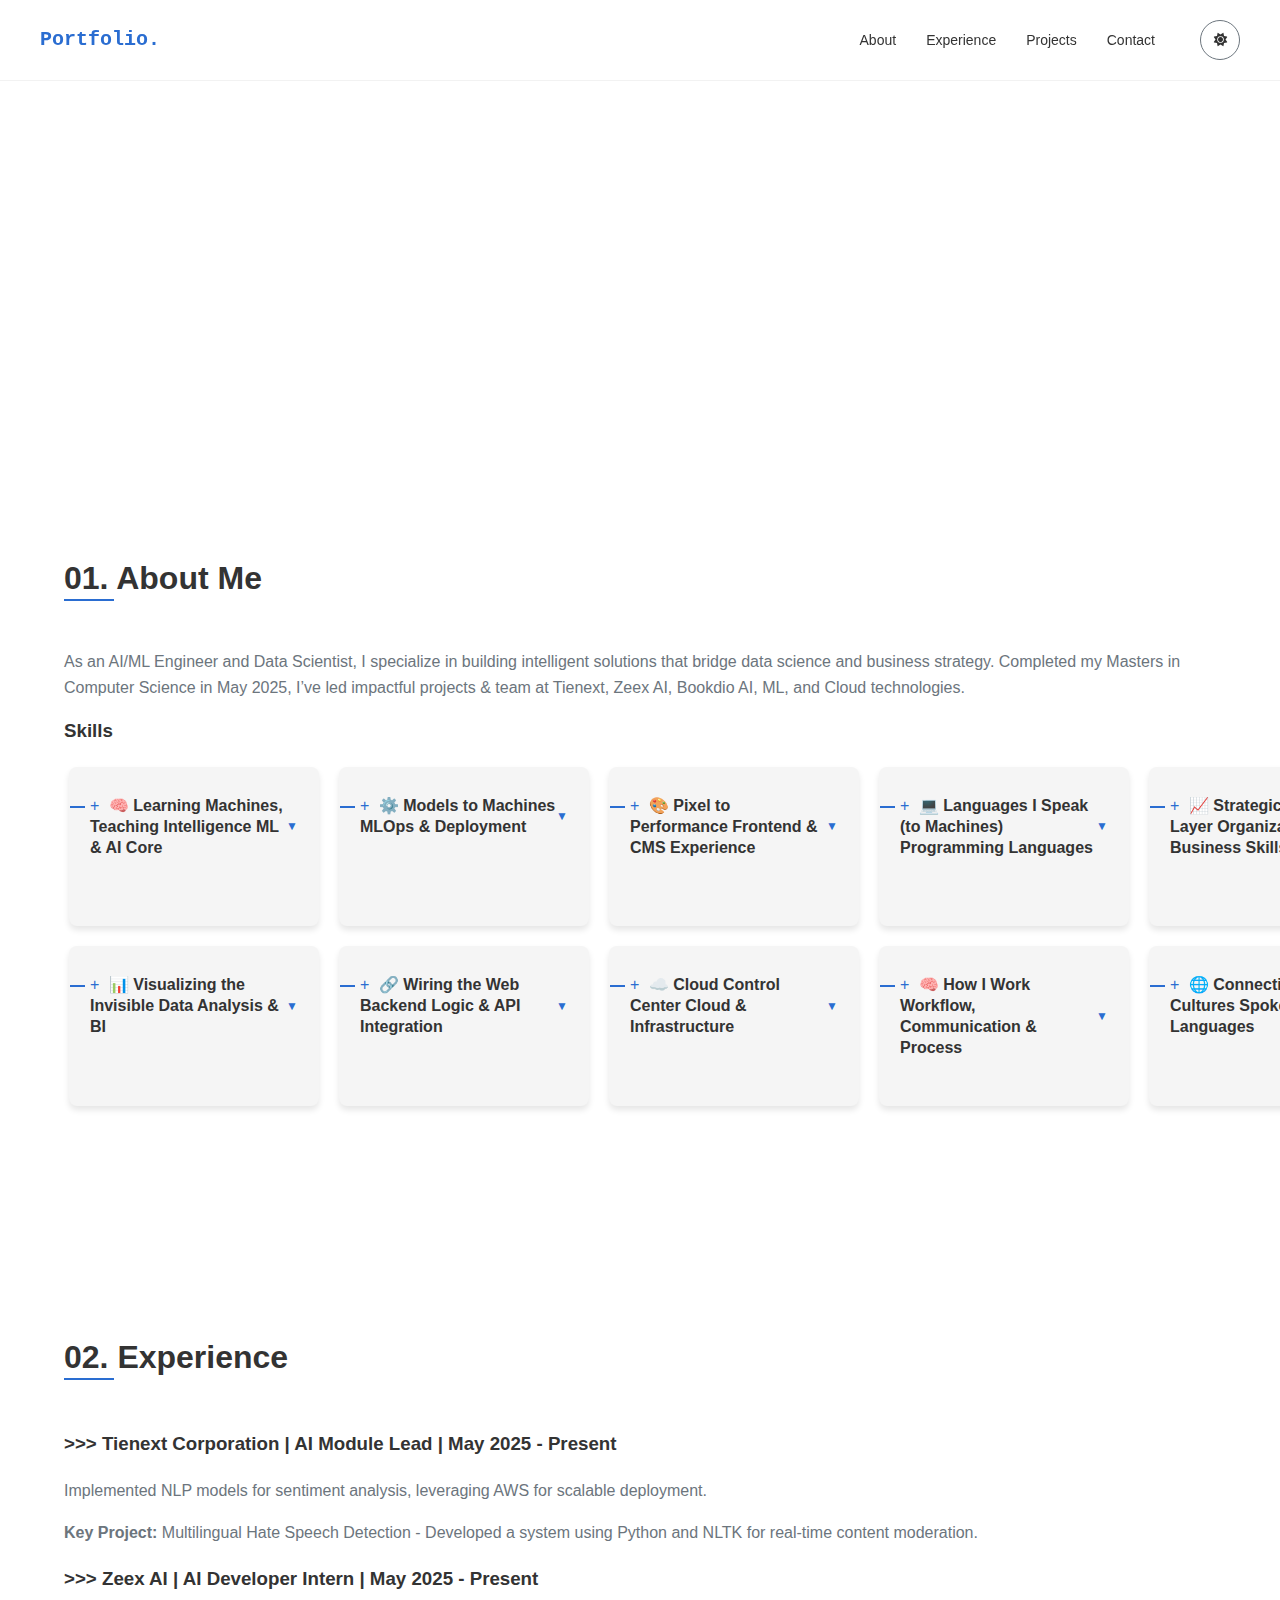
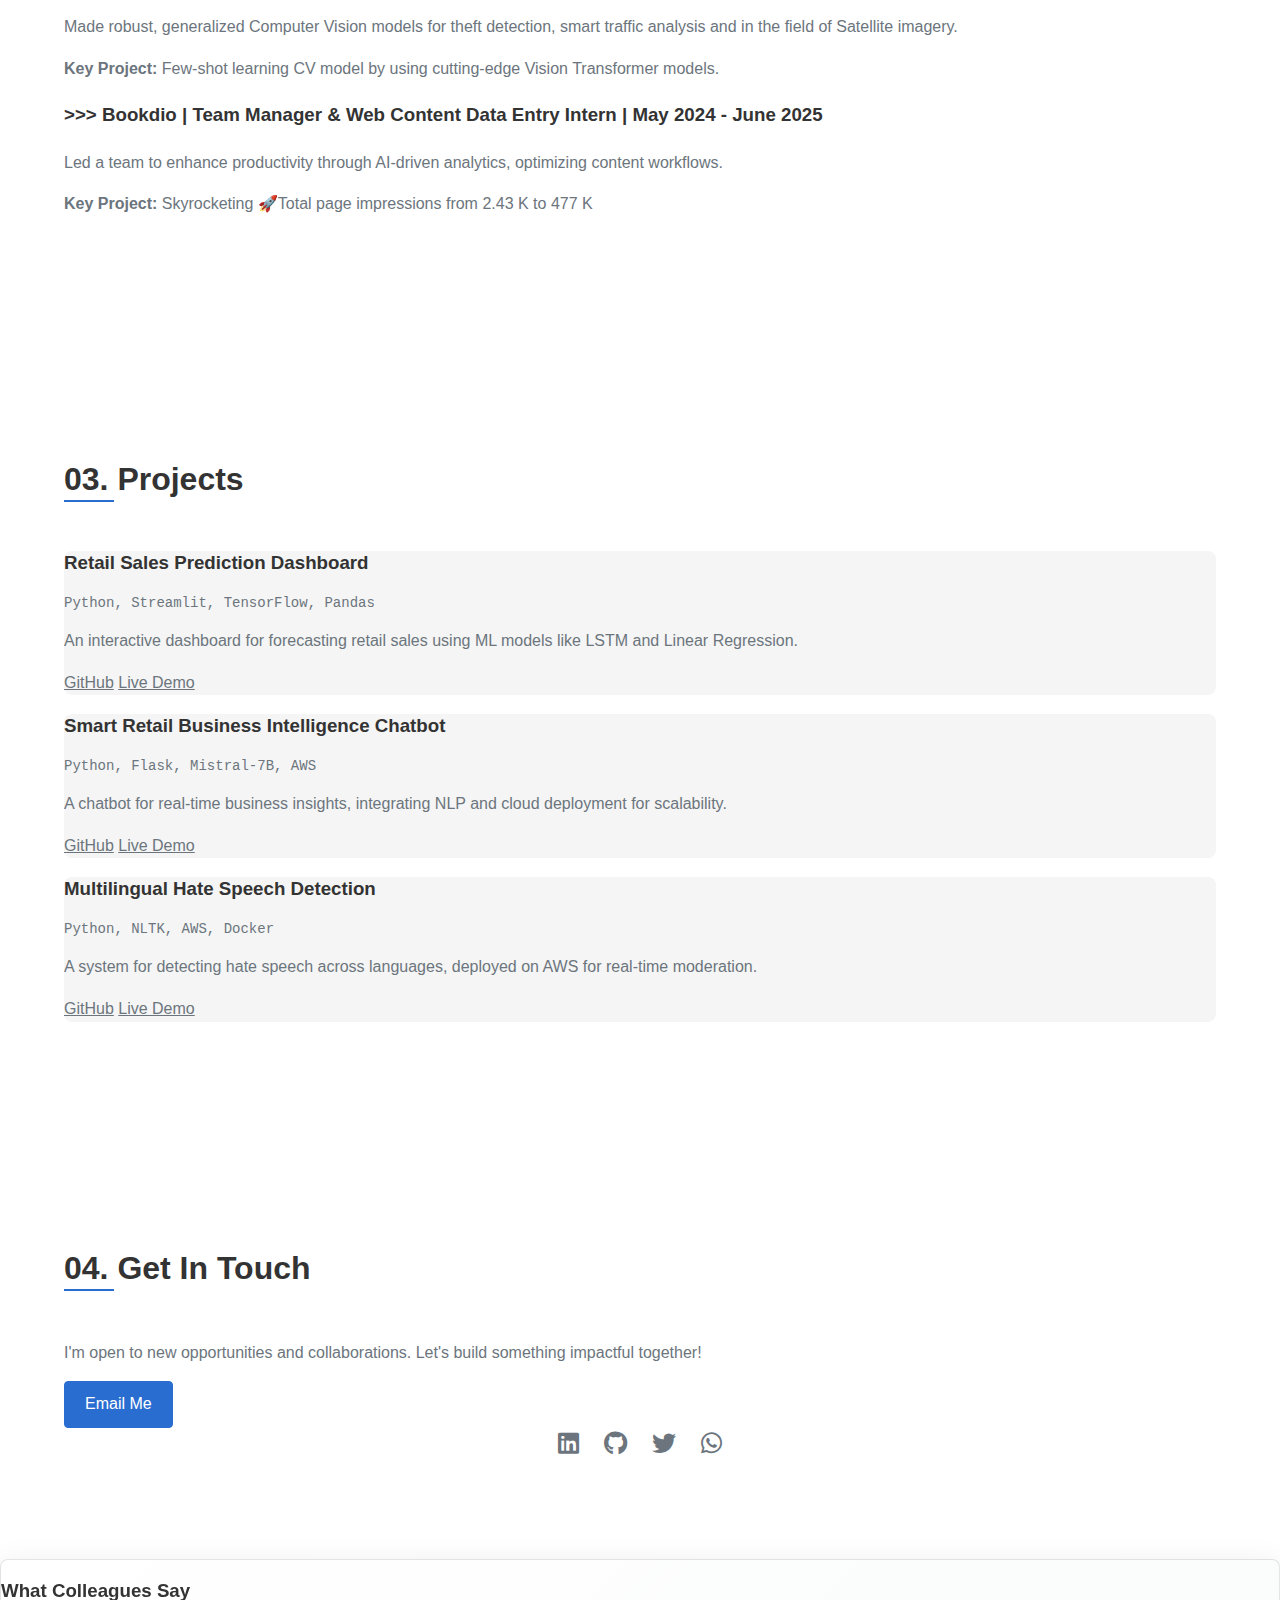
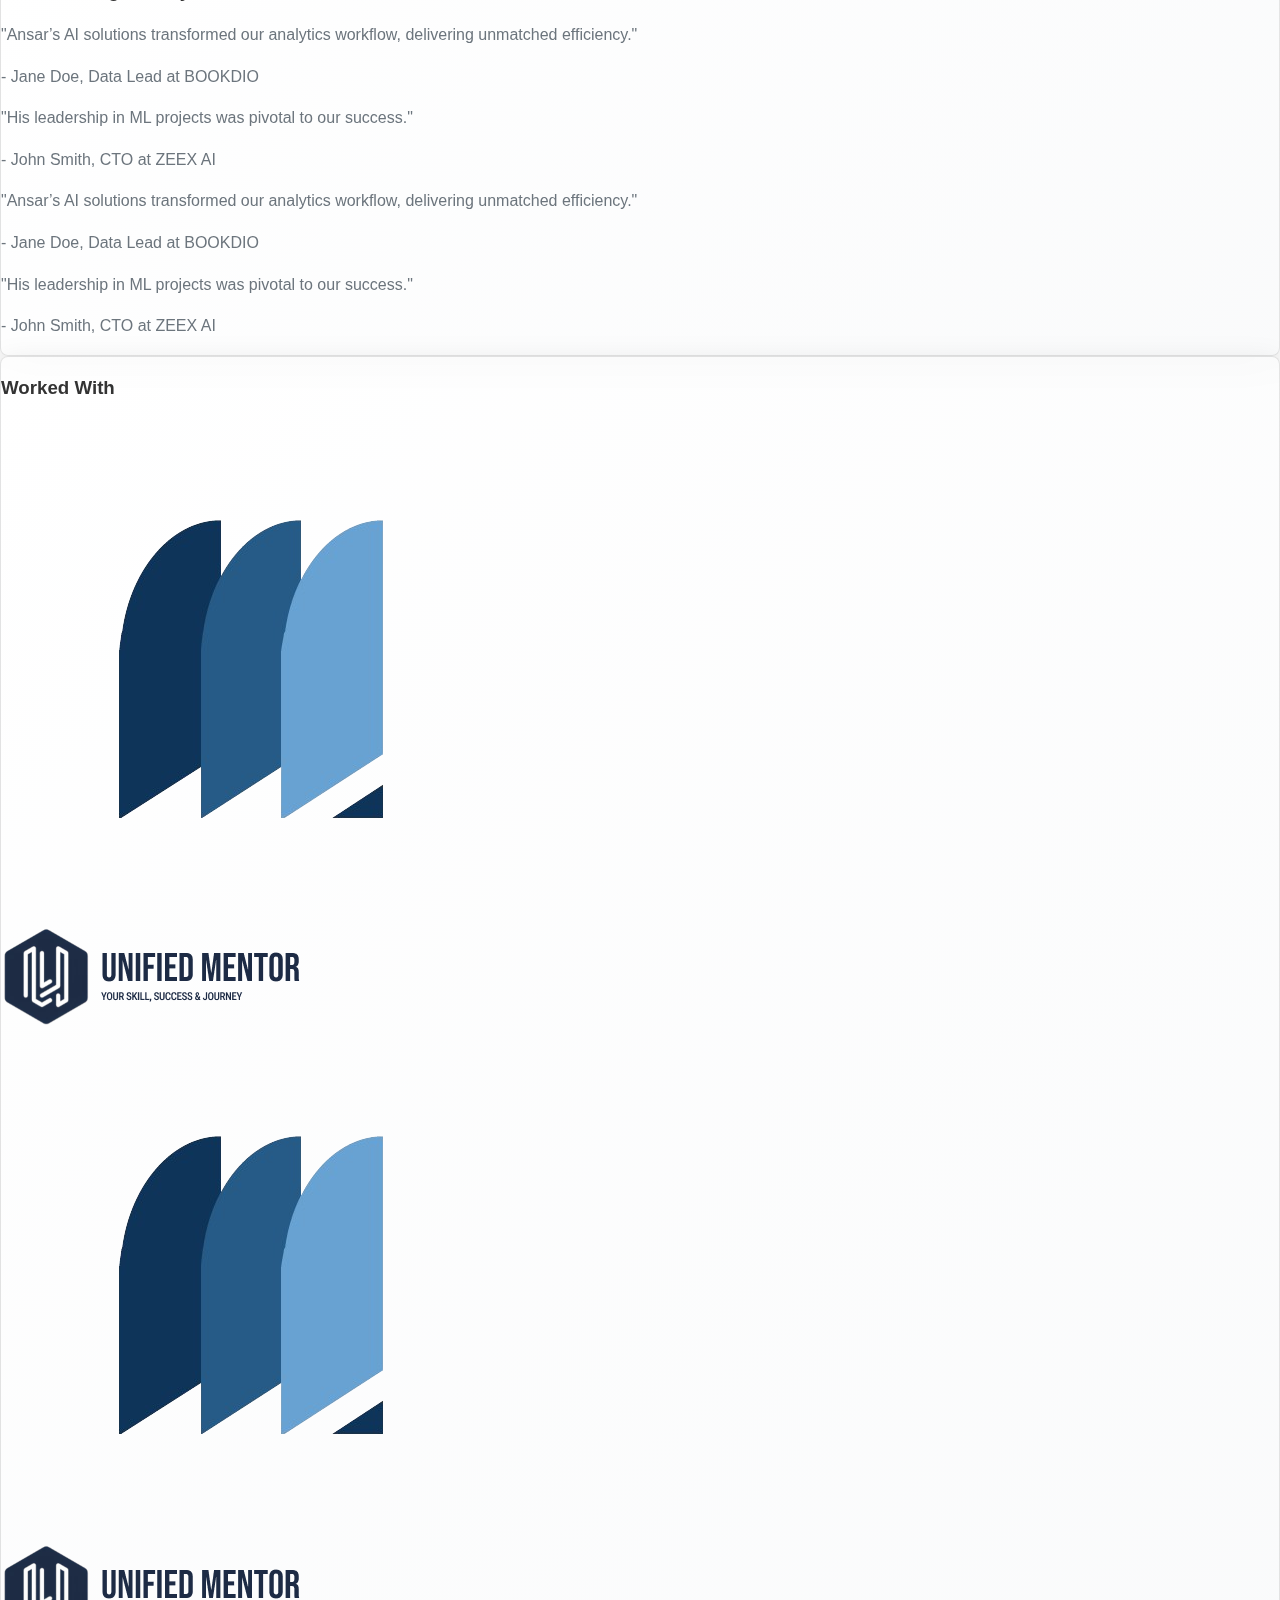
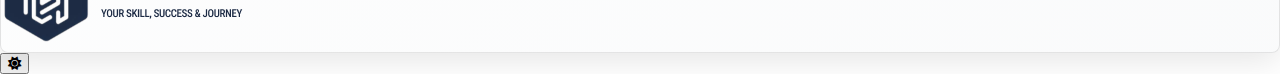
<file: index.html>
<!DOCTYPE html>
<html lang="en" data-theme="dark">

<head>
  <meta charset="UTF-8" />
  <meta name="viewport" content="width=device-width, initial-scale=1.0" />
  <title>Ansar A| AI/ML Engineer & Tech Leader</title>
  <!-- Google Fonts -->
  <link
    href="https://fonts.googleapis.com/css2?family=Calibre:wght@400;500;600;700&family=SF+Mono:wght@400;600&family=Inter:wght@400;500&display=swap"
    rel="stylesheet" />
  <!-- Font Awesome -->
  <link rel="stylesheet" href="https://cdnjs.cloudflare.com/ajax/libs/font-awesome/6.4.0/css/all.min.css" />
  <!-- Custom CSS -->
  <link rel="stylesheet" href="assets/css/main.css" />
  <!-- <link rel="stylesheet" href="assets/css/fonts.css"> -->
  <link rel="stylesheet" href="assets/css/animations.css" />
  <link rel="stylesheet" href="assets/css/components/navbar.css" />
  <link rel="stylesheet" href="assets/css/components/footer.css" />
</head>

<body class="bg-[var(--dark)] text-[var(--light)]">
  <!-- Navbar Placeholder -->
  <div id="navbar"></div>

  <!-- Hero Section -->
  <section id="hero" class="section min-h-screen flex items-center justify-center">
    <div class="container flex flex-col lg:flex-row items-center justify-between gap-8 relative">
      <!-- Text Content (Left on large screens) -->
      <div class="lg:w-1/2 text-center lg:text-left z-10">
        <!-- Added z-10 -->
        <h1 class="heading text-5xl mb-4 animate">
          <span class="highlight">Ansar A</span>
        </h1>
        <h2 class="body-text text-2xl mb-6 animate delay-1">
          Python | AI | ML | Data Science | Business Intelligence
        </h2>
        <p class="body-text text-lg mb-8 animate delay-2">
          "Chill guy here transforming AI & Data into intelligent solutions
          that drive business value"
        </p>
        <div class="flex justify-center lg:justify-start gap-4 animate delay-2">
          <a href="#projects" class="cta-button">See My Work</a>
          <a href="#contact" class="cta-button outline">Contact Me</a>
        </div>
      </div>
      <!-- Portrait Image (Right on large screens, absolutely positioned) -->
      <div class="lg:w-1/2 flex justify-end lg:justify-center">
        <div class="relative w-full max-w-xs lg:max-w-none">
          <!-- Wrapper for absolute positioning -->
          <!-- <img src="assets/images/portrait.jpg" alt="Ansar's Portrait" class="hero-portrait absolute lg:static inset-y-0 right-0 lg:mx-auto rounded-full border-4 border-[var(--primary)] shadow-xl object-cover w-48 h-48 lg:w-64 lg:h-64"> Adjusted classes -->
        </div>
      </div>
    </div>
  </section>

  <!-- About Section -->
  <!-- About Section -->
  <section id="about" class="section">
    <div class="container">
      <h2 class="section-title">
        <span class="highlight">01.</span> About Me
      </h2>
      <div class="flex flex-col md:flex-row max-w-5xl mx-auto gap-8">
        <div class="flex-1 body-text">
          <p>
            As an AI/ML Engineer and Data Scientist, I specialize in building
            intelligent solutions that bridge data science and business
            strategy. Completed my Masters in Computer Science in May 2025,
            I’ve led impactful projects & team at Tienext, Zeex AI, Bookdio
            AI, ML, and Cloud technologies.
          </p>
        </div>
        <div class="flex-1">
          <h3 class="heading text-xl mb-4">Skills</h3>
          <!-- Skill Boxes Grid Container -->
          <div class="skill-boxes-grid">
            <!-- Skill Box 1 -->
            <div class="skill-box hover-grow-card">
              <div class="skill-branch">
                <!-- *** Collapsed by default - 'checked' removed *** -->
                <input type="checkbox" id="ml-ai-core" class="hidden" />
                <label for="ml-ai-core" class="cursor-pointer tree-label heading text-lg">
                  <span class="tree-label-text">🧠 Learning Machines, Teaching Intelligence</span>
                  <span class="tree-label-subtext">ML & AI Core</span>
                </label>
                <ul class="tree-sublist">
                  <li class="tree-item">Forecasting Models: ARIMA, LSTM</li>
                  <li class="tree-item">NLP: spaCy, Sentence Transformers</li>
                  <li class="tree-item">
                    Model Tuning: Grid Search, Cross-Validation
                  </li>
                  <li class="tree-item">Sentiment Analysis: VADER, NLTK</li>
                </ul>
              </div>
            </div>

            <!-- Skill Box 2 -->
            <div class="skill-box hover-grow-card">
              <div class="skill-branch">
                <!-- *** Collapsed by default - 'checked' removed *** -->
                <input type="checkbox" id="data-bi" class="hidden" />
                <label for="data-bi" class="cursor-pointer tree-label heading text-lg">
                  <span class="tree-label-text">📊 Visualizing the Invisible</span>
                  <span class="tree-label-subtext">Data Analysis & BI</span>
                </label>
                <ul class="tree-sublist">
                  <li class="tree-item">Data Manipulation: Pandas, NumPy</li>
                  <li class="tree-item">
                    Interactive Dashboards: Power BI, Streamlit
                  </li>
                  <li class="tree-item">
                    SQL: Joins, Window Functions, Aggregations
                  </li>
                  <li class="tree-item">
                    Visualization: Seaborn, Matplotlib
                  </li>
                </ul>
              </div>
            </div>

            <!-- Skill Box 3 -->
            <div class="skill-box hover-grow-card">
              <div class="skill-branch">
                <!-- *** Collapsed by default - 'checked' removed *** -->
                <input type="checkbox" id="mlops" class="hidden" />
                <label for="mlops" class="cursor-pointer tree-label heading text-lg">
                  <span class="tree-label-text">⚙️ Models to Machines</span>
                  <span class="tree-label-subtext">MLOps & Deployment</span>
                </label>
                <ul class="tree-sublist">
                  <li class="tree-item">CI/CD Pipelines: GitHub Actions</li>
                  <li class="tree-item">
                    Deployment: Flask APIs, AWS Lambda
                  </li>
                  <li class="tree-item">
                    Workflow Automation: Scripted Pipelines
                  </li>
                  <li class="tree-item">
                    Virtual Environments: virtualenv, conda
                  </li>
                </ul>
              </div>
            </div>

            <!-- Skill Box 4 -->
            <div class="skill-box hover-grow-card">
              <div class="skill-branch">
                <!-- *** Collapsed by default - 'checked' removed *** -->
                <input type="checkbox" id="backend" class="hidden" />
                <label for="backend" class="cursor-pointer tree-label heading text-lg">
                  <span class="tree-label-text">🔗 Wiring the Web</span>
                  <span class="tree-label-subtext">Backend Logic & API Integration</span>
                </label>
                <ul class="tree-sublist">
                  <li class="tree-item">API Development: Flask, REST APIs</li>
                  <li class="tree-item">
                    Integration: Roboflow, OpenRouter API
                  </li>
                  <li class="tree-item">Data Handling: JSON, Webhooks</li>
                  <li class="tree-item">
                    Authentication: Token-Based Systems
                  </li>
                </ul>
              </div>
            </div>

            <!-- Skill Box 5 -->
            <div class="skill-box hover-grow-card">
              <div class="skill-branch">
                <!-- *** Collapsed by default - 'checked' removed *** -->
                <input type="checkbox" id="frontend" class="hidden" />
                <label for="frontend" class="cursor-pointer tree-label heading text-lg">
                  <span class="tree-label-text">🎨 Pixel to Performance</span>
                  <span class="tree-label-subtext">Frontend & CMS Experience</span>
                </label>
                <ul class="tree-sublist">
                  <li class="tree-item">Web Markup: HTML5, CSS3</li>
                  <li class="tree-item">CMS Platforms: WordPress</li>
                  <li class="tree-item">
                    SEO & Analytics: Google Analytics, Search Console
                  </li>
                </ul>
              </div>
            </div>

            <!-- Skill Box 6 -->
            <div class="skill-box hover-grow-card">
              <div class="skill-branch">
                <!-- *** Collapsed by default - 'checked' removed *** -->
                <input type="checkbox" id="cloud" class="hidden" />
                <label for="cloud" class="cursor-pointer tree-label heading text-lg">
                  <span class="tree-label-text">☁️ Cloud Control Center</span>
                  <span class="tree-label-subtext">Cloud & Infrastructure</span>
                </label>
                <ul class="tree-sublist">
                  <li class="tree-item">Cloud Services: AWS EC2, S3</li>
                  <li class="tree-item">Containerization: Docker</li>
                  <li class="tree-item">IAM Roles & Permissions</li>
                  <li class="tree-item">
                    DevOps Integration: GitHub Actions, GitHub CLI
                  </li>
                </ul>
              </div>
            </div>

            <!-- Skill Box 7 -->
            <div class="skill-box hover-grow-card">
              <div class="skill-branch">
                <!-- *** Collapsed by default - 'checked' removed *** -->
                <input type="checkbox" id="languages" class="hidden" />
                <label for="languages" class="cursor-pointer tree-label heading text-lg">
                  <span class="tree-label-text">💻 Languages I Speak (to Machines)</span>
                  <span class="tree-label-subtext">Programming Languages</span>
                </label>
                <ul class="tree-sublist">
                  <li class="tree-item">Python</li>
                  <li class="tree-item">SQL</li>
                  <li class="tree-item">Core Java</li>
                  <li class="tree-item">HTML/CSS</li>
                </ul>
              </div>
            </div>

            <!-- Skill Box 8 -->
            <div class="skill-box hover-grow-card">
              <div class="skill-branch">
                <!-- *** Collapsed by default - 'checked' removed *** -->
                <input type="checkbox" id="workflow" class="hidden" />
                <label for="workflow" class="cursor-pointer tree-label heading text-lg">
                  <span class="tree-label-text">🧠 How I Work</span>
                  <span class="tree-label-subtext">Workflow, Communication & Process</span>
                </label>
                <ul class="tree-sublist">
                  <li class="tree-item">Agile Development Practices</li>
                  <li class="tree-item">
                    Task & Knowledge Management: Notion
                  </li>
                  <li class="tree-item">Version Control: Git, GitHub</li>
                  <li class="tree-item">
                    Team Coordination & Technical Documentation
                  </li>
                </ul>
              </div>
            </div>

            <!-- Skill Box 9 -->
            <div class="skill-box hover-grow-card">
              <div class="skill-branch">
                <!-- *** Collapsed by default - 'checked' removed *** -->
                <input type="checkbox" id="org-business" class="hidden" />
                <label for="org-business" class="cursor-pointer tree-label heading text-lg">
                  <span class="tree-label-text">📈 Strategic Execution Layer</span>
                  <span class="tree-label-subtext">Organizational & Business Skills</span>
                </label>
                <ul class="tree-sublist">
                  <li class="tree-item">Project Planning & Execution</li>
                  <li class="tree-item">SEO Optimization & Web Metrics</li>
                  <li class="tree-item">
                    Stakeholder Communication & Reporting
                  </li>
                  <li class="tree-item">Cross-functional Team Leadership</li>
                </ul>
              </div>
            </div>

            <!-- Skill Box 10 -->
            <div class="skill-box hover-grow-card">
              <div class="skill-branch">
                <!-- *** Collapsed by default - 'checked' removed *** -->
                <input type="checkbox" id="spoken-languages" class="hidden" />
                <label for="spoken-languages" class="cursor-pointer tree-label heading text-lg">
                  <span class="tree-label-text">🌐 Connecting Cultures</span>
                  <span class="tree-label-subtext">Spoken Languages</span>
                </label>
                <ul class="tree-sublist">
                  <li class="tree-item">Tamil – Native</li>
                  <li class="tree-item">English – Fluent</li>
                  <li class="tree-item">Hindi – Fluent</li>
                  <li class="tree-item">Malayalam – Conversational</li>
                </ul>
              </div>
            </div>
          </div>
          <!-- End of skill-boxes-grid -->
        </div>
      </div>
    </div>
  </section>

  <!-- Experience Section -->
  <section id="experience" class="section bg-[var(--dark-light)]">
    <div class="container">
      <h2 class="section-title">
        <span class="highlight">02.</span> Experience
      </h2>
      <div class="max-w-3xl mx-auto body-text">
        <div class="mb-12">
          <h3 class="heading text-xl">
            >>>
            <a href="https://explore.tienext.com/" class="link-heading" target="_blank" rel="noopener noreferrer">Tienext
              Corporation</a>
            | AI Module Lead | May 2025 - Present
          </h3>
          <p>
            Implemented NLP models for sentiment analysis, leveraging AWS for
            scalable deployment.
          </p>
          <p>
            <strong>Key Project:</strong> Multilingual Hate Speech Detection -
            Developed a system using Python and NLTK for real-time content
            moderation.
          </p>
        </div>

        <div class="mb-12">
          <h3 class="heading text-xl">
            >>>
            <a href="https://www.zeexai.com" class="link-heading" target="_blank" rel="noopener noreferrer">Zeex AI</a>
            | AI Developer Intern | May 2025 - Present
          </h3>
          <p>
            Made robust, generalized Computer Vision models for theft
            detection, smart traffic analysis and in the field of Satellite
            imagery.
          </p>
          <p>
            <strong>Key Project:</strong> Few-shot learning CV model by using
            cutting-edge Vision Transformer models.
          </p>
        </div>

        <div class="mb-12">
          <h3 class="heading text-xl">
            >>>
            <a href="https://www.bookdio.org" class="link-heading" target="_blank" rel="noopener noreferrer">Bookdio</a>
            | Team Manager & Web Content Data Entry Intern | May 2024 - June
            2025
          </h3>
          <p>
            Led a team to enhance productivity through AI-driven analytics,
            optimizing content workflows.
          </p>
          <p>
            <strong>Key Project:</strong> Skyrocketing 🚀Total page
            impressions from 2.43 K to 477 K
          </p>
        </div>
      </div>
    </div>
  </section>

  <!-- Projects Section -->
  <section id="projects" class="section">
    <div class="container">
      <h2 class="section-title">
        <span class="highlight">03.</span> Projects
      </h2>
      <div class="grid grid-cols-1 md:grid-cols-2 lg:grid-cols-3 gap-8 max-w-6xl mx-auto">
        <div class="bg-[var(--dark-light)] p-6 rounded-lg hover-grow">
          <h3 class="heading text-xl">Retail Sales Prediction Dashboard</h3>
          <p class="code text-sm text-[var(--light-dark)]">
            Python, Streamlit, TensorFlow, Pandas
          </p>
          <p class="body-text">
            An interactive dashboard for forecasting retail sales using ML
            models like LSTM and Linear Regression.
          </p>
          <div class="mt-4 flex gap-4">
            <a href="https://github.com/yourusername/retailsync-ai" target="_blank" class="body-text">GitHub</a>
            <a href="https://retailsync-ai-demo.com" target="_blank" class="body-text">Live Demo</a>
          </div>
        </div>
        <div class="bg-[var(--dark-light)] p-6 rounded-lg hover-grow">
          <h3 class="heading text-xl">
            Smart Retail Business Intelligence Chatbot
          </h3>
          <p class="code text-sm text-[var(--light-dark)]">
            Python, Flask, Mistral-7B, AWS
          </p>
          <p class="body-text">
            A chatbot for real-time business insights, integrating NLP and
            cloud deployment for scalability.
          </p>
          <div class="mt-4 flex gap-4">
            <a href="https://github.com/yourusername/smart-retail-chatbot" target="_blank" class="body-text">GitHub</a>
            <a href="https://smart-retail-chatbot-demo.com" target="_blank" class="body-text">Live Demo</a>
          </div>
        </div>
        <div class="bg-[var(--dark-light)] p-6 rounded-lg hover-grow">
          <h3 class="heading text-xl">Multilingual Hate Speech Detection</h3>
          <p class="code text-sm text-[var(--light-dark)]">
            Python, NLTK, AWS, Docker
          </p>
          <p class="body-text">
            A system for detecting hate speech across languages, deployed on
            AWS for real-time moderation.
          </p>
          <div class="mt-4 flex gap-4">
            <a href="https://github.com/yourusername/hate-speech-detection" target="_blank" class="body-text">GitHub</a>
            <a href="https://hate-speech-detection-demo.com" target="_blank" class="body-text">Live Demo</a>
          </div>
        </div>
      </div>
    </div>
  </section>

  <!-- Contact Section -->
  <section id="contact" class="section">
    <div class="container text-center">
      <h2 class="section-title">
        <span class="highlight">04.</span> Get In Touch
      </h2>
      <p class="body-text text-lg mb-8">
        I'm open to new opportunities and collaborations. Let's build
        something impactful together!
      </p>
      <div class="flex justify-center gap-4 mb-8">
        <a href="mailto:ansarafsar001@gmail.com" class="cta-button">Email Me</a>
      </div>
      <div class="social-icons">
        <a href="https://www.linkedin.com/in/ansar-afsar/" target="_blank" class="hover:text-[var(--primary)]"><i
            class="fab fa-linkedin"></i></a>
        <a href="https://github.com/Ansarafsar" target="_blank" class="hover:text-[var(--primary)]"><i
            class="fab fa-github"></i></a>
        <a href="https://x.com/ansar_afsar_" target="_blank" class="hover:text-[var(--primary)]"><i
            class="fab fa-twitter"></i></a>
        <a href="https://wa.me/+918903594058" target="_blank" class="hover:text-[var(--primary)]"><i
            class="fab fa-whatsapp"></i></a>
      </div>
    </div>
  </section>

  <!-- Footer Placeholder -->
  <!--<div id="footer"></div>-->

  <!-- Floating Widgets -->
  <!-- Testimonials Widget -->
  <!-- Floating Widgets -->
  <!-- Testimonials Widget (No close button) -->
  <!-- Floating Widgets -->
  <!-- Testimonials Widget -->
  <!-- Floating Widgets -->
  <!-- Testimonials Widget -->
  <!-- Floating Widgets -->
  <!-- Testimonials Widget -->
  <div id="testimonials-widget" class="fixed right-4 top-1/4 w-64 p-4 rounded-lg glass-effect z-10">
    <h3 class="heading text-lg mb-2 text-center">What Colleagues Say</h3>
    <div id="testimonial-carousel" class="overflow-hidden relative h-32">
      <div id="testimonial-track" class="absolute inset-0 whitespace-nowrap animate-marquee-right">
        <!-- Testimonial Slide 1 -->
        <div class="testimonial-slide inline-block w-60 px-2 align-top">
          <!-- *** Styled Box for Testimonial *** -->
          <div
            class="testimonial-box bg-[var(--dark-light)] bg-opacity-80 p-3 rounded-lg shadow-md h-full flex flex-col justify-center">
            <p class="body-text text-sm italic">
              "Ansar’s AI solutions transformed our analytics workflow,
              delivering unmatched efficiency."
            </p>
            <p class="body-text text-xs mt-2 text-[var(--light-dark)] text-right">
              - Jane Doe, Data Lead at BOOKDIO
            </p>
          </div>
        </div>
        <!-- Testimonial Slide 2 -->
        <div class="testimonial-slide inline-block w-60 px-2 align-top">
          <!-- *** Styled Box for Testimonial *** -->
          <div
            class="testimonial-box bg-[var(--dark-light)] bg-opacity-80 p-3 rounded-lg shadow-md h-full flex flex-col justify-center">
            <p class="body-text text-sm italic">
              "His leadership in ML projects was pivotal to our success."
            </p>
            <p class="body-text text-xs mt-2 text-[var(--light-dark)] text-right">
              - John Smith, CTO at ZEEX AI
            </p>
          </div>
        </div>
        <!-- *** Duplicate Slides for Seamless Loop *** -->
        <div class="testimonial-slide inline-block w-60 px-2 align-top">
          <div
            class="testimonial-box bg-[var(--dark-light)] bg-opacity-80 p-3 rounded-lg shadow-md h-full flex flex-col justify-center">
            <p class="body-text text-sm italic">
              "Ansar’s AI solutions transformed our analytics workflow,
              delivering unmatched efficiency."
            </p>
            <p class="body-text text-xs mt-2 text-[var(--light-dark)] text-right">
              - Jane Doe, Data Lead at BOOKDIO
            </p>
          </div>
        </div>
        <div class="testimonial-slide inline-block w-60 px-2 align-top">
          <div
            class="testimonial-box bg-[var(--dark-light)] bg-opacity-80 p-3 rounded-lg shadow-md h-full flex flex-col justify-center">
            <p class="body-text text-sm italic">
              "His leadership in ML projects was pivotal to our success."
            </p>
            <p class="body-text text-xs mt-2 text-[var(--light-dark)] text-right">
              - John Smith, CTO at ZEEX AI
            </p>
          </div>
        </div>
        <!-- *** End Duplicate Slides *** -->
      </div>
    </div>
  </div>

  <!-- Company Logos Widget -->
  <div id="logos-widget" class="fixed left-4 top-1/4 w-64 p-4 rounded-lg glass-effect z-10 mt-40">
    <h3 class="heading text-lg mb-2 text-center">Worked With</h3>
    <div id="logo-carousel" class="overflow-hidden relative h-20">
      <div id="logo-track" class="absolute inset-0 whitespace-nowrap animate-marquee-left">
        <!-- Logo Box 1 -->
        <div class="logo-box inline-flex items-center justify-center w-24 h-16 px-2 align-top">
          <!-- *** Styled Box for Logo *** -->
          <div
            class="bg-[var(--dark-light)] bg-opacity-80 p-2 rounded-lg shadow-sm flex items-center justify-center w-full h-full">
            <img src="assets/images/logos/bookdio.png" alt="BOOKDIO" class="max-h-10 max-w-full object-contain" />
          </div>
        </div>
        <!-- Logo Box 2 -->
        <div class="logo-box inline-flex items-center justify-center w-24 h-16 px-2 align-top">
          <div
            class="bg-[var(--dark-light)] bg-opacity-80 p-2 rounded-lg shadow-sm flex items-center justify-center w-full h-full">
            <img src="assets/images/logos/unifiedmentor.png" alt="Unified Mentor"
              class="max-h-10 max-w-full object-contain" />
          </div>
        </div>
        <!-- Add other logos similarly -->
        <!-- *** Duplicate Logos for Seamless Loop *** -->
        <div class="logo-box inline-flex items-center justify-center w-24 h-16 px-2 align-top">
          <div
            class="bg-[var(--dark-light)] bg-opacity-80 p-2 rounded-lg shadow-sm flex items-center justify-center w-full h-full">
            <img src="assets/images/logos/bookdio.png" alt="BOOKDIO" class="max-h-10 max-w-full object-contain" />
          </div>
        </div>
        <div class="logo-box inline-flex items-center justify-center w-24 h-16 px-2 align-top">
          <div
            class="bg-[var(--dark-light)] bg-opacity-80 p-2 rounded-lg shadow-sm flex items-center justify-center w-full h-full">
            <img src="assets/images/logos/unifiedmentor.png" alt="Unified Mentor"
              class="max-h-10 max-w-full object-contain" />
          </div>
        </div>
        <!-- *** End Duplicate Logos *** -->
      </div>
    </div>
  </div>
  <!-- Theme Toggle -->
  <button id="theme-toggle" class="fixed bottom-4 right-4 bg-[var(--primary)] text-[var(--dark)] p-2 rounded-full z-10">
    <i class="fas fa-moon"></i>
  </button>

  <!-- JavaScript -->
  <script src="assets/js/main.js"></script>
  <script src="assets/js/theme.js"></script>
  <script src="assets/js/testimonials.js"></script>
</body>

</html>
</file>
<file: assets/css/main.css>
/* :root {
  --primary: #3a86ff;
  --primary-dark: #2667cc;
  --dark: #0a192f;
  --dark-light: #112240;
  --light: #ccd6f6;
  --light-dark: #8892b0;
  --white: #e6f1ff;
  --transition: all 0.25s cubic-bezier(0.645, 0.045, 0.355, 1);
}

* {
  margin: 0;
  padding: 0;
  box-sizing: border-box;
}

body {
  font-family: 'Calibre', 'Inter', sans-serif;
  background-color: var(--dark);
  color: var(--light);
  line-height: 1.6;
  overflow-x: hidden;
}

a {
  color: var(--primary);
  text-decoration: none;
  transition: var(--transition);
}

a:hover {
  color: var(--primary-dark);
}

.container {
  width: 100%;
  max-width: 1200px;
  margin: 0 auto;
  padding: 0 20px;
}

.section {
  padding: 100px 0;
}

.section-title {
  font-size: 2rem;
  margin-bottom: 2rem;
  color: var(--white);
}

.section-title .highlight {
  color: var(--primary);
}

.cta-button {
  display: inline-block;
  background: var(--primary);
  color: var(--dark);
  padding: 12px 28px;
  border-radius: 5px;
  font-weight: 600;
  transition: var(--transition);
}

.cta-button:hover {
  background: var(--primary-dark);
  transform: translateY(-3px);
}

.cta-button.outline {
  background: transparent;
  border: 1px solid var(--primary);
  color: var(--primary);
}

.cta-button.outline:hover {
  background: var(--primary);
  color: var(--dark);
}

.skill-tree ul {
  display: none;
}

.skill-tree input:checked ~ ul {
  display: block;
}

.skill-branch label::before {
  content: '▶';
  display: inline-block;
  margin-right: 8px;
}

.skill-branch input:checked ~ label::before {
  content: '▼';
}

#testimonials-widget, #logos-widget {
  transition: transform 0.3s ease-in-out;
}

#testimonials-widget.hidden, #logos-widget.hidden {
  transform: translateX(100%);
}

#logos-widget.hidden {
  transform: translateX(-100%);
}

[data-theme="light"] {
  --primary: #3a86ff;
  --primary-dark: #2667cc;
  --dark: #f8fafc;
  --dark-light: #e2e8f0;
  --light: #1e293b;
  --light-dark: #475569;
  --white: #0f172a;
}

[data-theme="light"] .glass-effect {
  background: rgba(255, 255, 255, 0.8);
  border-bottom: 1px solid rgba(0, 0, 0, 0.1);
} */

/*  qwencoder  /*

/* assets/css/main.css */

/* Base Theme Colors */
/* assets/css/main.css */

/* --- Base Theme Colors (Defaulting to Dark) --- */
/* assets/css/main.css */

/* --- Base Theme Colors (Defaulting to Dark) --- */
:root {
  /* Dark Theme Base Colors */
  --dark: #0a192f;
  --dark-light: #112240;
  --light: #ccd6f6;
  --light-dark: #8892b0;
  --primary: #64ffda;

  /* Consolidated Theme Variables for Easier Switching & Consistency */
  --bg-body: var(--dark);
  --text-main: var(--light); /* Headings, primary text */
  --text-secondary: var(--light-dark); /* Body text, muted text */
  --bg-card: var(--dark-light); /* Background for cards like projects, widgets */
  --border-glass: rgba(255, 255, 255, 0.18); /* Glass border */
  --shadow-glass: rgba(2, 12, 27, 0.37); /* Glass shadow */
  --shadow-hover: rgba(2, 12, 27, 0.7); /* Hover shadow */

  /* Transition for smooth theme changes */
  --transition: all 0.25s cubic-bezier(0.645, 0.045, 0.355, 1);
  --transition-theme: background-color 0.3s ease, color 0.3s ease, border-color 0.3s ease, box-shadow 0.3s ease;

  /* Fonts */
  --font-main: 'Calibre', -apple-system, BlinkMacSystemFont, 'Segoe UI', Roboto, Oxygen, Ubuntu, Cantarell, 'Open Sans', 'Helvetica Neue', sans-serif;
  --font-mono: 'SF Mono', 'Fira Code', 'Fira Mono', 'Roboto Mono', monospace;
}

/* Light Theme Overrides */
html[data-theme='light'] {
  --dark: #ffffff; /* White background */
  --dark-light: #f5f5f5; /* Light grey background for cards */
  --light: #333333; /* Dark grey/black text for main content */
  --light-dark: #6c757d; /* RMB muted grey text */
  --primary: #2a6dd1; /* Blue accent */

  /* Update consolidated variables */
  --bg-body: var(--dark);
  --text-main: var(--light);
  --text-secondary: var(--light-dark);
  --bg-card: var(--dark-light);
  --border-glass: rgba(0, 0, 0, 0.1); /* Darker border for light theme glass */
  --shadow-glass: rgba(0, 0, 0, 0.1); /* Lighter shadow for light theme glass */
  --shadow-hover: rgba(0, 0, 0, 0.15); /* Lighter hover shadow */
}

/* General Styles */
body {
  font-family: var(--font-main);
  line-height: 1.3;
  margin: 0;
  padding: 0;
  background-color: var(--bg-body);
  color: var(--text-secondary);
  overflow-x: hidden;
  transition: var(--transition-theme);
}

.container {
  width: 90%;
  max-width: 1200px;
  margin: 0 auto;
  padding: 0 15px;
}

.section {
  padding: 100px 0;
}

.section-title {
  font-size: clamp(26px, 5vw, 32px);
  margin-bottom: 50px;
  position: relative;
  color: var(--text-main);
}

.section-title .highlight {
  position: relative;
}

.section-title .highlight::before {
  content: '';
  position: absolute;
  left: 0;
  bottom: -5px;
  width: 50px;
  height: 2px;
  background-color: var(--primary);
}

/* Typography */
.heading {
  font-weight: 600;
  color: var(--text-main);
}

.body-text {
  font-weight: 400;
  color: var(--text-secondary);
  line-height: 1.6;
}

.code {
  font-family: var(--font-mono);
  font-size: 14px;
  color: var(--text-secondary);
}

/* Buttons */
.cta-button {
  display: inline-block;
  padding: 12px 20px;
  border-radius: 4px;
  background-color: var(--primary);
  color: var(--dark);
  text-decoration: none;
  font-weight: 500;
  border: 1px solid var(--primary);
  cursor: pointer;
  transition: background-color 0.25s ease, color 0.25s ease, border-color 0.25s ease;
}

.cta-button:hover {
  background-color: transparent;
  color: var(--primary);
}

.cta-button.outline {
  background-color: transparent;
  color: var(--primary);
}

.cta-button.outline:hover {
  background-color: var(--primary);
  color: var(--dark);
}

/* Hover Effects */
.hover-grow, .hover-grow-card {
  transition: var(--transition);
  transform: translateY(0);
  background-color: var(--bg-card);
  border-radius: 8px;
}

.hover-grow:hover, .hover-grow-card:hover {
  transform: translateY(-5px);
  box-shadow: 0 10px 30px -15px var(--shadow-hover);
}

/* Skill Columns */
.skill-columns-container {
  display: grid;
  grid-template-columns: repeat(3, 1fr);
  gap: 25px;
}

.skill-column {
  display: flex;
  flex-direction: column;
  gap: 15px;
}

.skill-tree {
  position: relative;
  padding-left: 20px;
}

.skill-tree::before {
  content: '';
  position: absolute;
  top: 0;
  left: 0;
  width: 2px;
  height: 100%;
  background-color: var(--primary);
  z-index: 1;
}

.skill-branch {
  position: relative;
  margin-bottom: 10px;
}

.skill-branch::before {
  content: '';
  position: absolute;
  top: 18px;
  left: -20px;
  width: 15px;
  height: 2px;
  background-color: var(--primary);
  z-index: 2;
}

.skill-branch > label.tree-label {
  font-weight: 600;
  color: var(--text-main);
  cursor: pointer;
  display: block;
  padding: 8px 12px 8px 0;
  position: relative;
  transition: var(--transition);
  border-radius: 4px;
  background-color: transparent;
  z-index: 3;
}

.skill-branch > label.tree-label::before {
  content: '+ ';
  font-weight: normal;
  margin-right: 5px;
  color: var(--primary);
  position: static;
}

.skill-branch > input[type="checkbox"]:checked ~ label.tree-label::before {
  content: '- ';
}

.skill-branch > label.tree-label::after {
  content: '▼';
  position: absolute;
  right: 0px;
  top: 50%;
  transform: translateY(-50%) rotate(0deg);
  transition: transform 0.2s ease;
  font-size: 12px;
  color: var(--primary);
}

.skill-branch > input[type="checkbox"]:checked ~ label.tree-label::after {
  transform: translateY(-50%) rotate(-180deg);
}

.skill-branch > label.tree-label:hover,
.skill-branch > input:focus + label.tree-label {
  color: var(--primary);
  background-color: rgba(100, 255, 218, 0.05);
}

.skill-branch > input[type="checkbox"] {
  display: none;
}

.skill-branch > ul.tree-sublist {
  list-style: none;
  padding: 0;
  margin: 8px 0 0 0;
  max-height: 0;
  overflow: hidden;
  opacity: 0;
  transition: max-height 0.3s ease-out, opacity 0.3s ease-out;
}

.skill-branch > input[type="checkbox"]:checked ~ ul.tree-sublist {
  max-height: 1000px;
  opacity: 1;
}

.skill-branch > ul.tree-sublist > li {
  padding: 6px 0 6px 20px;
  color: var(--text-secondary);
  position: relative;
  font-size: 0.95rem;
  line-height: 1.4;
}

.skill-branch > ul.tree-sublist > li::before {
  content: '•';
  color: var(--primary);
  position: absolute;
  left: 0;
  top: 50%;
  transform: translateY(-50%);
  font-weight: bold;
}

.skill-branch > ul.tree-sublist > li::after {
  content: '';
  position: absolute;
  top: 15px;
  left: 0;
  width: 15px;
  height: 1px;
  background-color: var(--primary);
  z-index: 2;
}

/* Skill Boxes Grid */
.skill-boxes-grid {
  display: grid;
  grid-auto-flow: column;
  grid-template-rows: repeat(2, 1fr);
  grid-auto-columns: minmax(250px, 1fr);
  gap: 20px;
  padding: 5px;
}

.skill-box {
  background-color: var(--bg-card);
  border-radius: 8px;
  padding: 20px;
  box-shadow: 0 4px 6px rgba(0, 0, 0, 0.1);
  border: 1px solid rgba(255, 255, 255, 0.05);
  transition: box-shadow 0.3s ease, transform 0.3s ease;
}

.skill-box:hover {
  box-shadow: 0 10px 25px -5px var(--shadow-hover);
  transform: translateY(-5px);
}

/* Social Icons */
.social-icons {
  display: flex;
  justify-content: center;
  gap: 25px;
  font-size: 24px;
}

.social-icons a {
  color: var(--text-secondary);
  transition: var(--transition);
}

.social-icons a:hover {
  color: var(--primary);
  transform: translateY(-3px);
}

/* Glassmorphism Effect */
.glass-effect {
  background: linear-gradient(135deg, rgba(17, 34, 64, 0.75), rgba(10, 25, 47, 0.75));
  backdrop-filter: blur(12px);
  -webkit-backdrop-filter: blur(12px);
  border: 1px solid var(--border-glass);
  box-shadow: 0 8px 32px 0 var(--shadow-glass);
  border-radius: 8px;
  transition: var(--transition-theme);
}

html[data-theme='light'] .glass-effect {
  background: linear-gradient(135deg, rgba(255, 255, 255, 0.75), rgba(248, 249, 250, 0.75));
  border: 1px solid var(--border-glass);
  box-shadow: 0 8px 32px 0 var(--shadow-glass);
}

/* Responsive Adjustments */
@media (max-width: 1200px) {
  .skill-boxes-grid {
    grid-template-rows: repeat(3, 1fr);
    grid-auto-columns: minmax(220px, 1fr);
    gap: 15px;
  }
}

@media (max-width: 1024px) {
  .skill-columns-container {
    grid-template-columns: repeat(2, 1fr);
  }
}

@media (max-width: 768px) {
  .section {
    padding: 60px 0;
  }

  .social-icons {
    gap: 20px;
    font-size: 20px;
  }

  #testimonials-widget,
  #logos-widget {
    width: 80vw;
    left: 10vw;
    right: 10vw;
    top: auto;
    bottom: 20px;
    z-index: 999;
  }

  #logos-widget {
    bottom: 120px;
  }

  .grid.grid-cols-1.md\:grid-cols-2.lg\:grid-cols-3 {
    gap: 1.5rem;
  }

  .skill-columns-container {
    grid-template-columns: 1fr;
  }

  .skill-column {
    gap: 20px;
  }

  .skill-boxes-grid {
    grid-auto-flow: row;
    grid-template-columns: 1fr;
    grid-template-rows: unset;
    padding: 5px 10px;
    gap: 15px;
  }

  .skill-box {
    padding: 15px;
  }
}

/* Add this to your main.css */

/* Styling for the portrait image in the hero section */
.hero-portrait {
  /* Adjust these values to fit your image and preference */
  max-width: 250px; /* Limit size on smaller screens */
  border: 2px solid var(--primary); /* Optional: Add a border using your primary color */
  /* Add a subtle transition for hover effects if desired */
  transition: transform 0.3s ease, box-shadow 0.3s ease;
}

/* Optional: Add a slight lift effect on hover */
.hero-portrait:hover {
  transform: translateY(-5px);
  box-shadow: 0 10px 25px -5px rgba(0, 0, 0, 0.3); /* Adjust shadow color if needed */
}

/* Adjustments for larger screens (Tailwind's lg breakpoint is 1024px) */
@media (min-width: 1024px) {
  .hero-portrait {
    max-width: 300px; /* Slightly larger on desktop */
  }
}
/* Link styling for company names inside headings */
.link-heading {
  color: inherit;
  text-decoration: none;
  transition: var(--transition);
  display: inline-block;
  border-bottom: 1px dotted transparent;
}

.link-heading:hover {
  color: var(--primary);
  transform: translateY(-2px);
  border-bottom: 1px dotted var(--primary);
}
</file>
<file: assets/css/components/navbar.css>
/* assets/css/components/navbar.css */

/* Ensure theme variables are accessible if not imported globally */
/* These should ideally come from main.css, but defining here as fallback */
:root {
  --dark: #0a192f;
  --dark-light: #112240;
  --light: #ccd6f6;
  --light-dark: #8892b0;
  --primary: #64ffda;
  --transition: all 0.25s cubic-bezier(0.645, 0.045, 0.355, 1);
  --font-main: 'Calibre', -apple-system, BlinkMacSystemFont, 'Segoe UI', Roboto, Oxygen, Ubuntu, Cantarell, 'Open Sans', 'Helvetica Neue', sans-serif;
  --font-mono: 'SF Mono', 'Fira Code', 'Fira Mono', 'Roboto Mono', monospace;
  /* Define navbar specific background color variable */
  --navbar-bg: rgba(10, 25, 47, 0.85); /* Default dark navbar bg */
}

/* Light theme navbar background */
html[data-theme='light'] {
  --navbar-bg: rgba(255, 255, 255, 0.95); /* Nearly white, slightly transparent */
  /* Ensure text colors are defined here or inherited from main.css */
  /* main.css should define --text-main and --text-secondary */
}

/* --- Base Styles for Navbar --- */
#navbar {
  position: fixed;
  top: 0;
  width: 100%;
  z-index: 1000;
  padding: 20px 0;
  transition: var(--transition);
  /* Use the theme-aware navbar background variable */
  background: var(--navbar-bg);
  backdrop-filter: blur(10px);
  -webkit-backdrop-filter: blur(10px);
  /* Use theme variable for border, defaulting to a subtle dark one */
  border-bottom: 1px solid rgba(255, 255, 255, 0.1);
}

/* Adjust border for light theme */
html[data-theme='light'] #navbar {
  border-bottom: 1px solid rgba(0, 0, 0, 0.05);
}

#navbar.scrolled {
  padding: 15px 0;
  /* Slightly more opaque on scroll */
  background: linear-gradient(rgba(10, 25, 47, 0.95), rgba(10, 25, 47, 0.95)), var(--navbar-bg);
  /* Fallback for browsers not supporting backdrop-filter */
  background: var(--navbar-bg);
  backdrop-filter: blur(15px);
  -webkit-backdrop-filter: blur(15px);
  box-shadow: 0 5px 20px rgba(2, 12, 27, 0.9);
}

/* Adjust scrolled state for light theme */
html[data-theme='light'] #navbar.scrolled {
  background: linear-gradient(rgba(255, 255, 255, 0.98), rgba(255, 255, 255, 0.98)), var(--navbar-bg);
  background: var(--navbar-bg);
  box-shadow: 0 5px 20px rgba(0, 0, 0, 0.1);
}

.nav-container {
  display: flex;
  justify-content: space-between;
  align-items: center;
  max-width: 1200px;
  margin: 0 auto;
  padding: 0 20px;
  position: relative; /* Needed for absolute positioning if needed */
}

.logo {
  font-family: var(--font-mono);
  font-size: 20px;
  font-weight: 600;
  /* Logo should use primary color for contrast */
  color: var(--primary);
  text-decoration: none;
  flex-shrink: 0;
  z-index: 1;
}

/* --- Navigation Links --- */
.nav-links {
  display: flex;
  list-style: none;
  gap: 30px;
  align-items: center;
  margin: 0;
  padding: 0;
  flex: 1;
  justify-content: flex-end;
}

/* *** KEY CHANGE: Link text color uses theme variable *** */
.nav-links a {
  /* Use the main text color defined in main.css for theme contrast */
  color: var(--text-main); /* This will be dark in light theme, light in dark theme */
  text-decoration: none;
  font-size: 14px;
  font-weight: 500;
  position: relative;
  padding: 5px 0;
  transition: var(--transition);
  white-space: nowrap;
}

.nav-links a::after {
  content: '';
  position: absolute;
  bottom: 0;
  left: 0;
  width: 0;
  height: 1px;
  /* Underline should use primary color */
  background-color: var(--primary);
  transition: var(--transition);
}

.nav-links a:hover {
  /* Hover color should also use primary */
  color: var(--primary);
}

.nav-links a:hover::after {
  width: 100%;
}

/* --- Theme Toggle Button Styling (Inside Navbar) --- */
.theme-toggle-container {
  display: flex;
  align-items: center;
  margin: 0;
  padding: 0;
  list-style: none;
}

.theme-toggle-btn {
  background: none;
  /* Border color should adapt to theme */
  border: 1px solid var(--text-secondary); /* Use muted text color for border */
  border-radius: 50%;
  width: 40px;
  height: 40px;
  display: flex;
  align-items: center;
  justify-content: center;
  cursor: pointer;
  /* Icon color should adapt */
  color: var(--text-main); /* Use main text color for icon */
  transition: var(--transition);
  flex-shrink: 0;
  margin-left: 15px;
}

.theme-toggle-btn:hover {
  /* Background on hover */
  background-color: rgba(255, 255, 255, 0.1);
  /* Border and icon color on hover */
  border-color: var(--primary);
  color: var(--primary);
  transform: translateY(-2px);
}

/* Ensure theme button adapts border/icon color in light theme */
html[data-theme='light'] .theme-toggle-btn {
  border: 1px solid var(--text-secondary);
  color: var(--text-main);
}
html[data-theme='light'] .theme-toggle-btn:hover {
  background-color: rgba(0, 0, 0, 0.05);
  border-color: var(--primary);
  color: var(--primary);
}

.theme-toggle-btn:focus {
  outline: 2px dashed var(--primary);
  outline-offset: 2px;
}

/* --- Mobile Menu Toggle --- */
.menu-toggle {
  display: none;
  background: none;
  border: none;
  /* Color should adapt */
  color: var(--text-main);
  font-size: 24px;
  cursor: pointer;
  padding: 8px;
  margin-left: 15px;
  z-index: 1;
}

/* --- Responsive Styles --- */
@media (max-width: 768px) {
  .menu-toggle {
    display: block;
  }

  .nav-links {
    position: fixed;
    top: 70px;
    left: 0;
    width: 100%;
    /* Use theme variable for mobile menu background */
    background: var(--bg-body); /* Should match body background */
    flex-direction: column;
    align-items: flex-start;
    padding: 20px 0;
    clip-path: polygon(0 0, 100% 0, 100% 0, 0 0);
    transition: var(--transition);
    gap: 20px;
    justify-content: flex-start;
  }

  .nav-links.active {
    clip-path: polygon(0 0, 100% 0, 100% 100%, 0 100%);
  }

  .nav-links li {
    margin: 0;
    width: 100%;
    text-align: center;
  }

  .nav-container {
    flex-wrap: nowrap;
    padding: 0 15px;
  }

  .menu-toggle {
     margin-left: auto;
  }

  /* Styles for the theme toggle INSIDE the mobile menu */
  .theme-toggle-container {
    margin: 0;
    padding-top: 10px;
    width: 100%;
    justify-content: center; /* Center the button in mobile menu */
  }

  .theme-toggle-btn {
    margin-left: 0;
  }
}

/* Ensure theme toggle is visible on larger screens */
@media (min-width: 769px) {
    .theme-toggle-container {
        display: flex !important;
    }
}
</file>
<file: assets/css/components/footer.css>
/* assets/css/components/footer.css */

.site-footer {
  background-color: var(--dark-light); /* Slightly lighter dark background */
  color: var(--light-dark); /* Muted text color */
  padding: 40px 0 20px 0; /* Space on top, less on bottom */
  border-top: 1px solid rgba(255, 255, 255, 0.05); /* Subtle top border */
  margin-top: 50px; /* Space above the footer */
}

.footer-container {
  max-width: 1200px;
  margin: 0 auto;
  padding: 0 20px;
  display: flex;
  flex-wrap: wrap; /* Allow items to wrap on smaller screens */
  justify-content: space-between;
  gap: 30px; /* Space between columns */
}

.footer-links,
.footer-info {
  flex: 1; /* Allow columns to grow/shrink equally */
  min-width: 200px; /* Minimum width before wrapping */
}

.footer-links h3,
.footer-info h3 {
  margin-bottom: 15px;
  color: var(--light); /* Make headings slightly brighter */
  font-size: 18px;
}

.footer-links ul {
  list-style: none;
  padding: 0;
  margin: 0;
}

.footer-links li {
  margin-bottom: 10px;
}

.footer-links a {
  color: var(--light-dark);
  text-decoration: none;
  transition: var(--transition);
  font-size: 14px; /* Slightly smaller link text */
}

.footer-links a:hover {
  color: var(--primary); /* Highlight links on hover */
  text-decoration: underline; /* Optional: add underline on hover */
}

.footer-info p {
    margin: 5px 0; /* Reduced margin for info paragraphs */
    font-size: 14px; /* Smaller text size */
    line-height: 1.4; /* Adjusted line height for compactness */
}

.footer-copyright {
  width: 100%; /* Span full width */
  text-align: center;
  padding-top: 20px;
  margin-top: 20px;
  border-top: 1px solid rgba(255, 255, 255, 0.05); /* Subtle top border for copyright */
  font-size: 14px; /* Small copyright text */
  color: var(--light-dark); /* Muted color */
}

/* Responsive Styles */
@media (max-width: 768px) {
  .footer-container {
    flex-direction: column; /* Stack columns vertically on small screens */
    align-items: center; /* Center items */
    text-align: center; /* Center text */
    gap: 20px; /* Reduce gap on mobile */
  }

  .footer-links,
  .footer-info {
    width: 100%; /* Full width on mobile */
  }

  .footer-links ul {
    display: flex; /* Display links in a row on mobile */
    flex-wrap: wrap;
    justify-content: center; /* Center the links */
    gap: 15px; /* Space between links */
  }

  .footer-links li {
    margin-bottom: 0; /* Remove bottom margin for list items in row */
  }
}
</file>
<file: assets/css/animations.css>
/* assets/css/animations.css */

/* --- Fade-in Animations (for other parts of your site) --- */
.animate {
  opacity: 0;
  animation: fadeInUp 0.6s ease forwards;
}

.animate.delay-1 {
  animation-delay: 0.1s;
}

.animate.delay-2 {
  animation-delay: 0.2s;
}

@keyframes fadeInUp {
  from {
    opacity: 0;
    transform: translateY(20px);
  }
  to {
    opacity: 1;
    transform: translateY(0);
  }
}
/* -------------------------- */


/* --- Marquee Animations for Widgets --- */
/* Ensure smooth, linear, infinite animation */

/* Moves content from right to left */
@keyframes marquee-right {
  0% {
    transform: translateX(100%);
  }
  100% {
    transform: translateX(-100%);
  }
}

/* Moves content from left to right */
@keyframes marquee-left {
  0% {
    transform: translateX(-100%);
  }
  100% {
    transform: translateX(100%);
  }
}

/* Apply animations to the tracks */
/* Adjust the duration (e.g., 30s) to make scrolling faster or slower */
.animate-marquee-right {
  animation: marquee-right 30s linear infinite; /* Slower scroll */
}

.animate-marquee-left {
  animation: marquee-left 30s linear infinite; /* Slower scroll */
}

/* Pause animation when user hovers over the track */
#testimonial-track:hover,
#logo-track:hover {
  animation-play-state: paused;
}
/* ------------------------------------ */


/* --- Glassmorphism Effect --- */
/* Defined in main.css or here. Make sure it exists. */
.glass-effect {
  background: linear-gradient(135deg, rgba(17, 34, 64, 0.75), rgba(10, 25, 47, 0.75));
  backdrop-filter: blur(12px);
  -webkit-backdrop-filter: blur(12px);
  border: 1px solid rgba(255, 255, 255, 0.18);
  box-shadow: 0 8px 32px 0 rgba(2, 12, 27, 0.37);
  border-radius: 8px; /* Ensure rounded corners for the widget */
}

html[data-theme='light'] .glass-effect {
  background: linear-gradient(135deg, rgba(255, 255, 255, 0.75), rgba(248, 249, 250, 0.75));
  border: 1px solid rgba(0, 0, 0, 0.1);
  box-shadow: 0 8px 32px 0 rgba(0, 0, 0, 0.1);
}
/* ----------------------------- */


/* --- Responsive Adjustments for Widgets --- */
@media (max-width: 768px) {
  /* Option 1: Hide */
  /* #testimonials-widget,
  #logos-widget {
    display: none;
  } */

  /* Option 2: Adjust size and position */
  #testimonials-widget,
  #logos-widget {
    width: 80vw;
    left: 10vw;
    right: 10vw;
    top: auto;
    bottom: 20px; /* Place at bottom */
    z-index: 999;
  }

  #logos-widget {
    bottom: 120px; /* Place logos above testimonials */
  }

  /* Adjust heights */
  #testimonial-carousel {
    height: 110px; /* Adjust if needed */
  }
  #logo-carousel {
    height: 90px; /* Adjust if needed */
  }

  /* Adjust slide/box sizes for mobile */
  .testimonial-slide {
    width: 75vw; /* Wider on mobile */
  }

  .testimonial-box {
    padding: 8px; /* Reduce padding on mobile */
  }

  .logo-box {
    width: 22vw; /* Adjust width */
    height: 15vw; /* Adjust height */
  }

  .logo-box img {
    max-height: 9vw; /* Adjust image size */
  }
}
@keyframes marquee-right {
  0% { transform: translateX(0); }
  100% { transform: translateX(-50%); }
}

@keyframes marquee-left {
  0% { transform: translateX(0); }
  100% { transform: translateX(-50%); }
}

.animate-marquee-right {
  animation: marquee-right 20s linear infinite;
}

.animate-marquee-left {
  animation: marquee-left 20s linear infinite;
}
/* ----------------------------------------- */
@keyframes marquee-right {
  0% { transform: translateX(0); }
  100% { transform: translateX(-50%); }
}

@keyframes marquee-left {
  0% { transform: translateX(0); }
  100% { transform: translateX(-50%); }
}

.animate-marquee-right {
  animation: marquee-right 30s linear infinite;
}

.animate-marquee-left {
  animation: marquee-left 25s linear infinite;
}

/* Smooth pause animation */
.smooth-pause {
  animation-play-state: paused;
}
</file>
